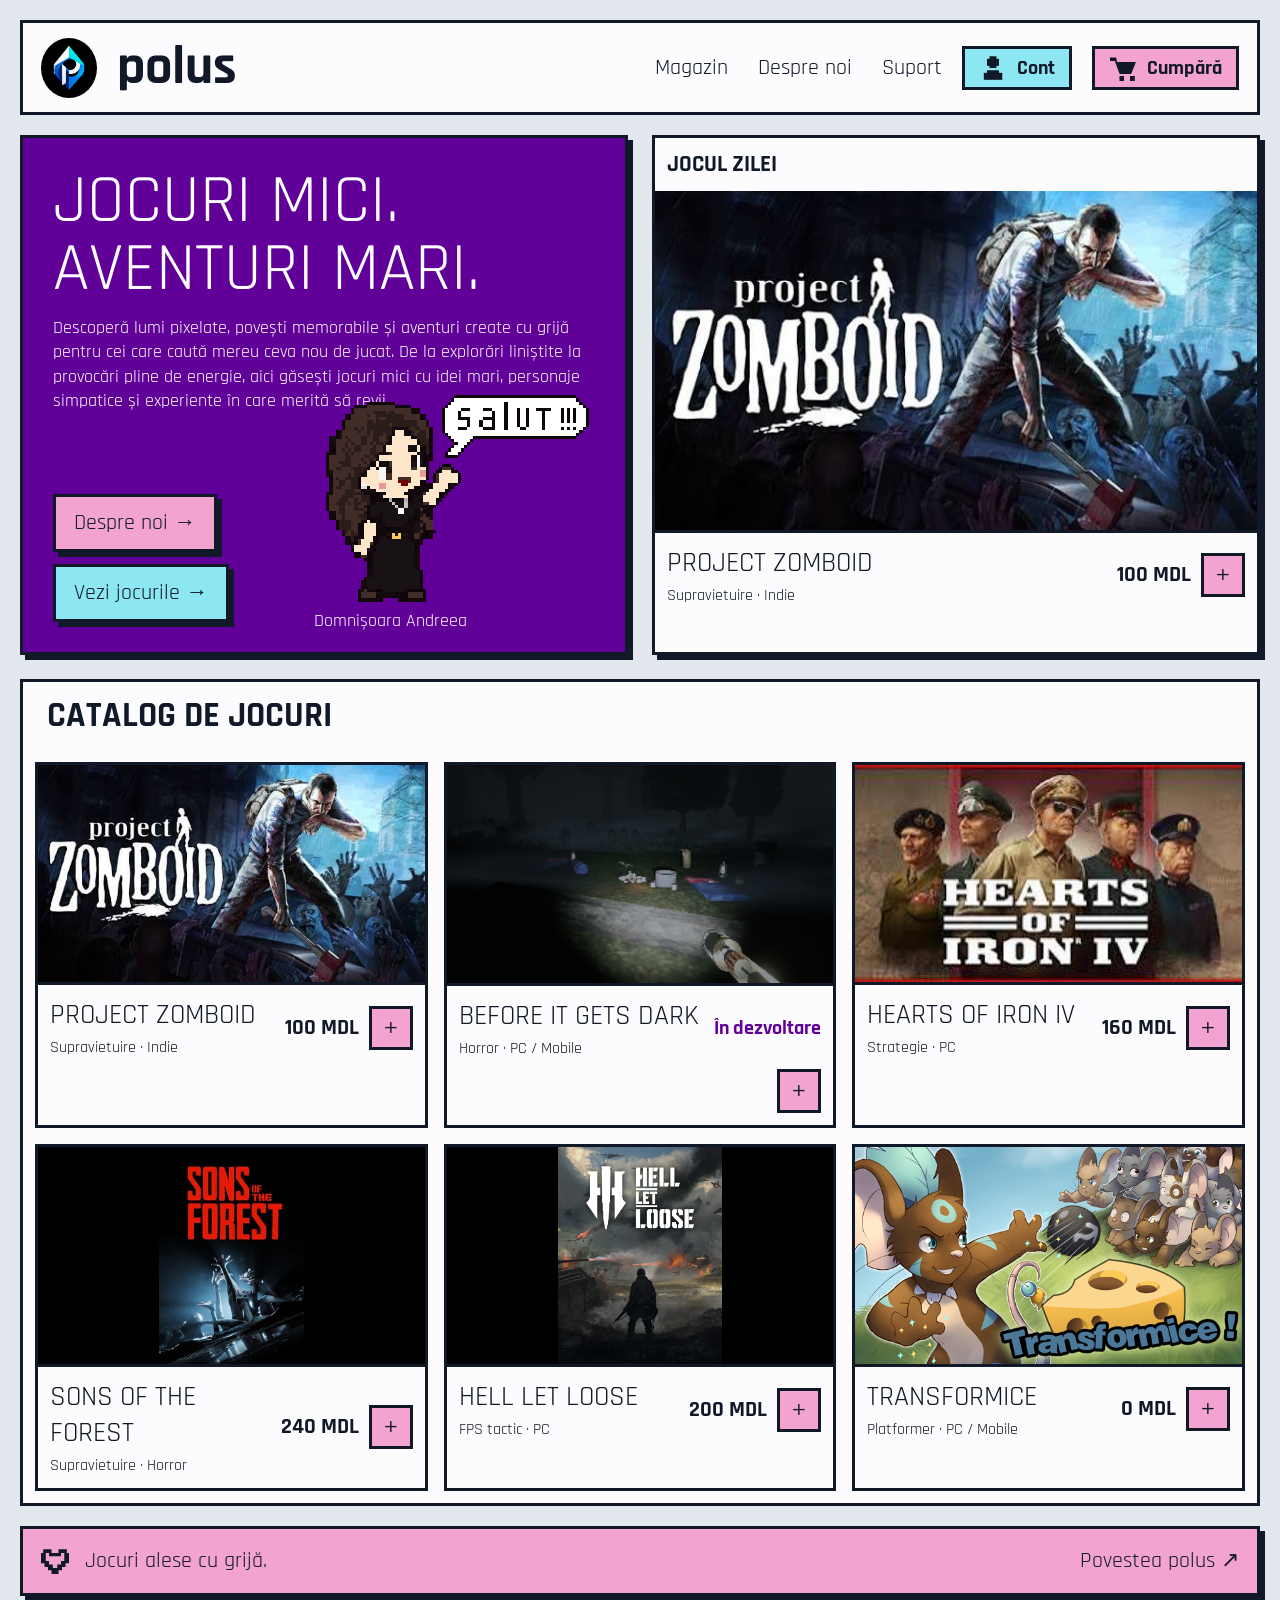
<file: index.html>
<!doctype html>
<html lang="ro">
  <head>
    <meta charset="UTF-8" />
    <meta name="viewport" content="width=device-width, initial-scale=1.0" />
    <meta http-equiv="refresh" content="0; url=html/index.html" />
    <title>Polus</title>
  </head>
  <body>
    <p><a href="html/index.html">Deschide magazinul Polus</a></p>
  </body>
</html>
</file>
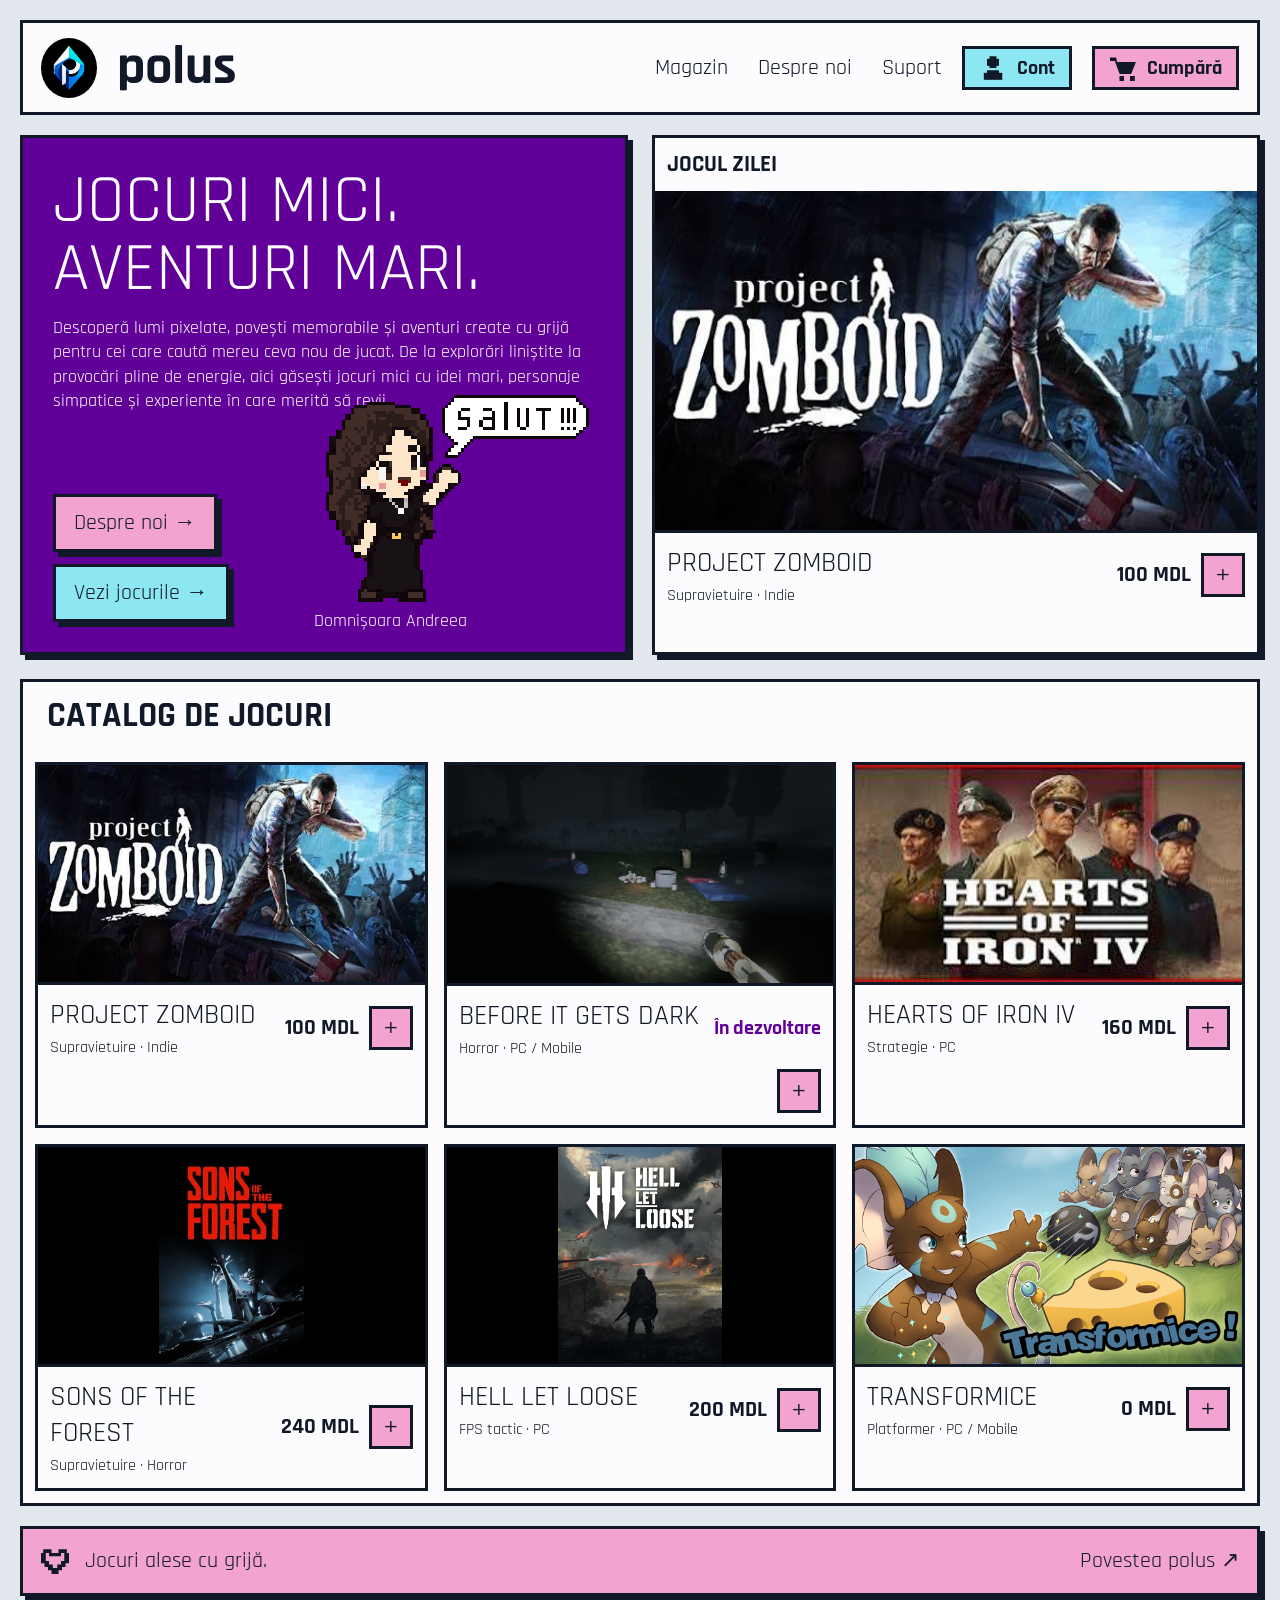
<file: html/index.html>
<!doctype html>
<html lang="ro">
  <head>
    <meta charset="UTF-8" />
    <meta name="viewport" content="width=device-width, initial-scale=1.0" />
    <meta
      name="description"
      content="Polus — jocuri mici, aventuri mari. Magazin demonstrativ al unui studio independent."
    />
    <title>Polus — Magazin</title>
    <link rel="stylesheet" href="../css/style.css" />
  </head>
  <body>
    <a class="skip-link" href="#magazin">Sari la magazin</a>
    <div class="site-wrapper">
      <header class="site-header">
        <a class="logo" href="index.html" aria-label="Polus — pagina principală">
          <img class="pixel-icon" src="../PrettyPics/canva_logo.png" alt="Logo Polus realizat în Canva" />
          polus
        </a>
        <div class="meniu">
          <ul>
            <li><a href="index.html" aria-current="page">Magazin</a></li>
            <li><a href="despre.html">Despre noi</a></li>
            <li><a href="suport.html">Suport</a></li>
          </ul>
        </div>
        <a class="icon-button account-button" href="cont.html" aria-label="Cont">
          <img class="pixel-icon" src="../PrettyPics/cont.png" alt="" />
          Cont
        </a>
        <a class="icon-button purchase-button pink" href="cumpara.html" aria-label="Cumpără un joc">
          <img class="pixel-icon" src="../PrettyPics/cos.png" alt="" />
          Cumpără
        </a>
      </header>
      <main id="magazin">
        <div class="hero-grid">
          <section class="intro-panel pixel-shadow" aria-labelledby="titlu">
            <h1 id="titlu">
              JOCURI MICI.
              <br />
              AVENTURI MARI.
            </h1>
            <p>Descoperă lumi pixelate, povești memorabile și aventuri create cu grijă pentru cei care caută mereu ceva nou de jucat. De la explorări liniștite la provocări pline de energie, aici găsești jocuri mici cu idei mari, personaje simpatice și experiente în care merită să revii.</p>
            <div class="intro-actions">
              <a class="pink-button about-button pixel-shadow" href="despre.html">Despre noi →</a>
              <a class="pink-button pixel-shadow" href="#jocuri">Vezi jocurile →</a>
            </div>
            <div class="mascot" aria-hidden="true">
              <figure>
                <img src="../PrettyPics/DomnisoaraAndreea.png" alt="" width="200" height="200" />
                <figcaption>Domnișoara Andreea</figcaption>
              </figure>
            </div>
          </section>
          <div class="featured-game pixel-shadow">
            <p class="daily-game-title">JOCUL ZILEI</p>
            <a class="featured-image" href="#project-zomboid" aria-label="Descoperă Project Zomboid">
              <img
                src="../PrettyPics/project-zomboid.png"
                alt="Project Zomboid — un supravietuitor înconjurat de zombi"
                fetchpriority="high"
                width="590"
                height="338"
              />
            </a>
            <div class="game-info featured-info">
              <div>
                <h2>PROJECT ZOMBOID</h2>
                <p>Supravietuire · Indie</p>
              </div>
              <strong class="price">100 MDL</strong>
              <a class="icon-button pink add-button" href="#project-zomboid" aria-label="Detalii despre Project Zomboid">+</a>
            </div>
          </div>
        </div>
        <section class="game-shelf" id="jocuri" aria-labelledby="catalog-title">
          <div class="shelf-heading">
            <h2 id="catalog-title">CATALOG DE JOCURI</h2>
          </div>
          <div class="game-grid">
            <div class="game-card">
              <a class="card-image" href="#project-zomboid" aria-label="Descoperă Project Zomboid">
                <img src="../PrettyPics/project-zomboid.png" alt="Imagine de prezentare pentru Project Zomboid" width="590" height="338" />
              </a>
              <div class="game-info">
                <div><h3>PROJECT ZOMBOID</h3><p>Supravietuire · Indie</p></div>
                <strong class="price">100 MDL</strong>
                <a class="icon-button pink add-button" href="#project-zomboid" aria-label="Detalii despre Project Zomboid">+</a>
              </div>
            </div>
            <div class="game-card">
              <a class="card-image" href="#before-it-gets-dark" aria-label="Descoperă Before It Gets Dark">
                <img src="../PrettyPics/before-it-gets-dark.png" alt="Imagine de prezentare pentru Before It Gets Dark" width="808" height="511" />
              </a>
              <div class="game-info">
                <div><h3>BEFORE IT GETS DARK</h3><p>Horror · PC / Mobile</p></div>
                <strong class="game-status">În dezvoltare</strong>
                <a class="icon-button pink add-button" href="#before-it-gets-dark" aria-label="Detalii despre Before It Gets Dark">+</a>
              </div>
            </div>
            <div class="game-card">
              <a class="card-image" href="#hearts-of-iron-iv" aria-label="Descoperă Hearts of Iron IV">
                <img src="../PrettyPics/hearts-of-iron-iv.png" alt="Imagine de prezentare pentru Hearts of Iron IV" width="329" height="152" />
              </a>
              <div class="game-info">
                <div><h3>HEARTS OF IRON IV</h3><p>Strategie · PC</p></div>
                <strong class="price">160 MDL</strong>
                <a class="icon-button pink add-button" href="#hearts-of-iron-iv" aria-label="Detalii despre Hearts of Iron IV">+</a>
              </div>
            </div>
            <div class="game-card">
              <a class="card-image" href="#sons-of-the-forest" aria-label="Descoperă Sons of the Forest">
                <img class="portrait-cover" src="../PrettyPics/sons-of-the-forest.png" alt="Coperta Sons of the Forest" width="250" height="375" />
              </a>
              <div class="game-info">
                <div><h3>SONS OF THE FOREST</h3><p>Supravietuire · Horror</p></div>
                <strong class="price">240 MDL</strong>
                <a class="icon-button pink add-button" href="#sons-of-the-forest" aria-label="Detalii despre Sons of the Forest">+</a>
              </div>
            </div>
            <div class="game-card">
              <a class="card-image" href="#hell-let-loose" aria-label="Descoperă Hell Let Loose">
                <img class="portrait-cover" src="../PrettyPics/hell-let-loose.png" alt="Coperta Hell Let Loose" width="1200" height="1600" />
              </a>
              <div class="game-info">
                <div><h3>HELL LET LOOSE</h3><p>FPS tactic · PC</p></div>
                <strong class="price">200 MDL</strong>
                <a class="icon-button pink add-button" href="#hell-let-loose" aria-label="Detalii despre Hell Let Loose">+</a>
              </div>
            </div>
            <div class="game-card">
              <a class="card-image" href="#transformice" aria-label="Descoperă Transformice">
                <img src="../PrettyPics/transformice.png" alt="Coperta Transformice cu șoricei și brânză" width="616" height="353" />
              </a>
              <div class="game-info">
                <div><h3>TRANSFORMICE</h3><p>Platformer · PC / Mobile</p></div>
                <strong class="price">0 MDL</strong>
                <a class="icon-button pink add-button" href="#transformice" aria-label="Detalii despre Transformice">+</a>
              </div>
            </div>
          </div>
        </section>

        <section class="info-panel" id="project-zomboid" aria-labelledby="project-zomboid-title">
          <a class="close-panel" href="#jocuri" aria-label="Închide detaliile">×</a>
          <h2 id="project-zomboid-title">PROJECT ZOMBOID</h2>
          <p>Caută provizii, construiește un adăpost și încearcă să supravietuiești într-o lume plină de zombi.</p>
          <h3>Video de prezentare</h3>
          <video controls playsinline preload="metadata" poster="../PrettyPics/project-zomboid.png" aria-label="Videoclip de prezentare Project Zomboid">
            <source src="../Video/project-zomboid-trailer.mp4" type="video/mp4" />
            Browserul tău nu poate reda acest video. <a href="../Video/project-zomboid-trailer.mp4">Deschide videoclipul</a>.
          </video>
          <h3>Muzică</h3>
          <audio controls preload="metadata" aria-label="Project Zomboid — Introduction">
            <source src="../Audio/project-zomboid-introduction.mp3" type="audio/mpeg" />
            Browserul tău nu poate reda acest audio. <a href="../Audio/project-zomboid-introduction.mp3">Deschide fișierul audio</a>.
          </audio>
          <a class="pink-button" href="cumpara.html#cumpara">Cumpără →</a>
        </section>



        <section class="info-panel" id="before-it-gets-dark" aria-labelledby="before-it-gets-dark-title">
          <a class="close-panel" href="#jocuri" aria-label="Închide detaliile">×</a>
          <h2 id="before-it-gets-dark-title">BEFORE IT GETS DARK</h2>
          <p>Un joc în dezvoltare, creat de colegul meu Bragari Eduard.</p>
          <h3>Video din versiunea în dezvoltare</h3>
          <video controls playsinline preload="metadata" poster="../PrettyPics/before-it-gets-dark.png" aria-label="Videoclip de prezentare Before It Gets Dark">
            <source src="../Video/2026-10-04%2013-16-40%20(1).mp4" type="video/mp4" />
            Browserul tău nu poate reda acest video. <a href="../Video/2026-10-04%2013-16-40%20(1).mp4">Deschide videoclipul</a>.
          </video>
          <h3>Muzică</h3>
          <audio controls preload="metadata" aria-label="Before It Gets Dark — Piano 2">
            <source src="../Audio/before-it-gets-dark-piano-2.mp3" type="audio/mpeg" />
            Browserul tău nu poate reda acest audio. <a href="../Audio/before-it-gets-dark-piano-2.mp3">Deschide fișierul audio</a>.
          </audio>
          <a class="pink-button" href="cumpara.html#cumpara">Cumpără →</a>
        </section>

        <section class="info-panel" id="hearts-of-iron-iv" aria-labelledby="hearts-of-iron-iv-title">
          <a class="close-panel" href="#jocuri" aria-label="Închide detaliile">×</a>
          <h2 id="hearts-of-iron-iv-title">HEARTS OF IRON IV</h2>
          <p>Un clasic al jocurilor de strategie: planifică operatiuni, gestionează resursele și coordonează armatele în timpul celui de-al Doilea Război Mondial.</p>
          <h3>Video de prezentare</h3>
          <video controls playsinline preload="metadata" poster="../PrettyPics/hearts-of-iron-iv.png" aria-label="Videoclip de prezentare Hearts of Iron IV">
            <source src="../Video/hearts-of-iron-iv-trailer.mp4" type="video/mp4" />
            Browserul tău nu poate reda acest video. <a href="../Video/hearts-of-iron-iv-trailer.mp4">Deschide videoclipul</a>.
          </video>
          <h3>Muzică</h3>
          <audio controls preload="metadata" aria-label="Hearts of Iron IV — Main Theme">
            <source src="../Audio/hearts-of-iron-iv-main-theme.mp3" type="audio/mpeg" />
            Browserul tău nu poate reda acest audio. <a href="../Audio/hearts-of-iron-iv-main-theme.mp3">Deschide fișierul audio</a>.
          </audio>
          <a class="pink-button" href="cumpara.html#cumpara">Cumpără →</a>
        </section>

        <section class="info-panel" id="sons-of-the-forest" aria-labelledby="sons-of-the-forest-title">
          <a class="close-panel" href="#jocuri" aria-label="Închide detaliile">×</a>
          <h2 id="sons-of-the-forest-title">SONS OF THE FOREST</h2>
          <p>Un joc de supravietuire și horror: explorează o insulă, adună resurse și construiește un adăpost pentru a face fată pericolelor.</p>
          <h3>Video de prezentare</h3>
          <video controls playsinline preload="metadata" poster="../PrettyPics/sons-of-the-forest.png" aria-label="Videoclip de prezentare Sons of the Forest">
            <source src="../Video/sons-of-the-forest-trailer.mp4" type="video/mp4" />
            Browserul tău nu poate reda acest video. <a href="../Video/sons-of-the-forest-trailer.mp4">Deschide videoclipul</a>.
          </video>
          <h3>Muzică</h3>
          <audio controls preload="metadata" aria-label="Sons of the Forest — Rock 3">
            <source src="../Audio/sons-of-the-forest-rock-3.mp3" type="audio/mpeg" />
            Browserul tău nu poate reda acest audio. <a href="../Audio/sons-of-the-forest-rock-3.mp3">Deschide fișierul audio</a>.
          </audio>
          <a class="pink-button" href="cumpara.html#cumpara">Cumpără →</a>
        </section>


        <section class="info-panel" id="hell-let-loose" aria-labelledby="hell-let-loose-title">
          <a class="close-panel" href="#jocuri" aria-label="Închide detaliile">×</a>
          <h2 id="hell-let-loose-title">HELL LET LOOSE</h2>
          <p>Un FPS tactic în timpul celui de-al Doilea Război Mondial: luptă alături de echipă, coordonează atacurile și cucerește obiectivele de pe câmpul de luptă.</p>
          <h3>Video de prezentare</h3>
          <video controls playsinline preload="metadata" poster="../PrettyPics/hell-let-loose.png" aria-label="Videoclip de prezentare Hell Let Loose">
            <source src="../Video/hell-let-loose-trailer.mp4" type="video/mp4" />
            Browserul tău nu poate reda acest video. <a href="../Video/hell-let-loose-trailer.mp4">Deschide videoclipul</a>.
          </video>
          <h3>Muzică</h3>
          <audio controls preload="metadata" aria-label="Hell Let Loose — Over There">
            <source src="../Audio/hell-let-loose-over-there.mp3" type="audio/mpeg" />
            Browserul tău nu poate reda acest audio. <a href="../Audio/hell-let-loose-over-there.mp3">Deschide fișierul audio</a>.
          </audio>
          <a class="pink-button" href="cumpara.html#cumpara">Cumpără →</a>
        </section>

        <section class="info-panel" id="transformice" aria-labelledby="transformice-title">
          <a class="close-panel" href="#jocuri" aria-label="Închide detaliile">×</a>
          <h2 id="transformice-title">TRANSFORMICE</h2>
          <p>Un joc gratuit de platforme multiplayer: controlează un șoricel, adună brânza și treci peste obstacole alături de ceilalti jucători.</p>
          <h3>Video de prezentare</h3>
          <video controls playsinline preload="metadata" poster="../PrettyPics/transformice.png" aria-label="Videoclip de prezentare Transformice">
            <source src="../Video/transformice-trailer.mp4" type="video/mp4" />
            Browserul tău nu poate reda acest video. <a href="../Video/transformice-trailer.mp4">Deschide videoclipul</a>.
          </video>
          <h3>Muzică</h3>
          <audio controls preload="metadata" aria-label="Transformice — Nam Nam Nam">
            <source src="../Audio/transformice-nam-nam-nam.mp3" type="audio/mpeg" />
            Browserul tău nu poate reda acest audio. <a href="../Audio/transformice-nam-nam-nam.mp3">Deschide fișierul audio</a>.
          </audio>
          <a class="pink-button" href="cumpara.html#cumpara">Cumpără →</a>
        </section>
      </main>
      <footer class="site-footer pixel-shadow">
        <div>
          <img class="pixel-icon" src="../PrettyPics/inima.png" alt="" />
          <p>Jocuri alese cu grijă.</p>
        </div>
        <a href="despre.html">Povestea polus ↗</a>
      </footer>
    </div>
  </body>
</html>
</file>
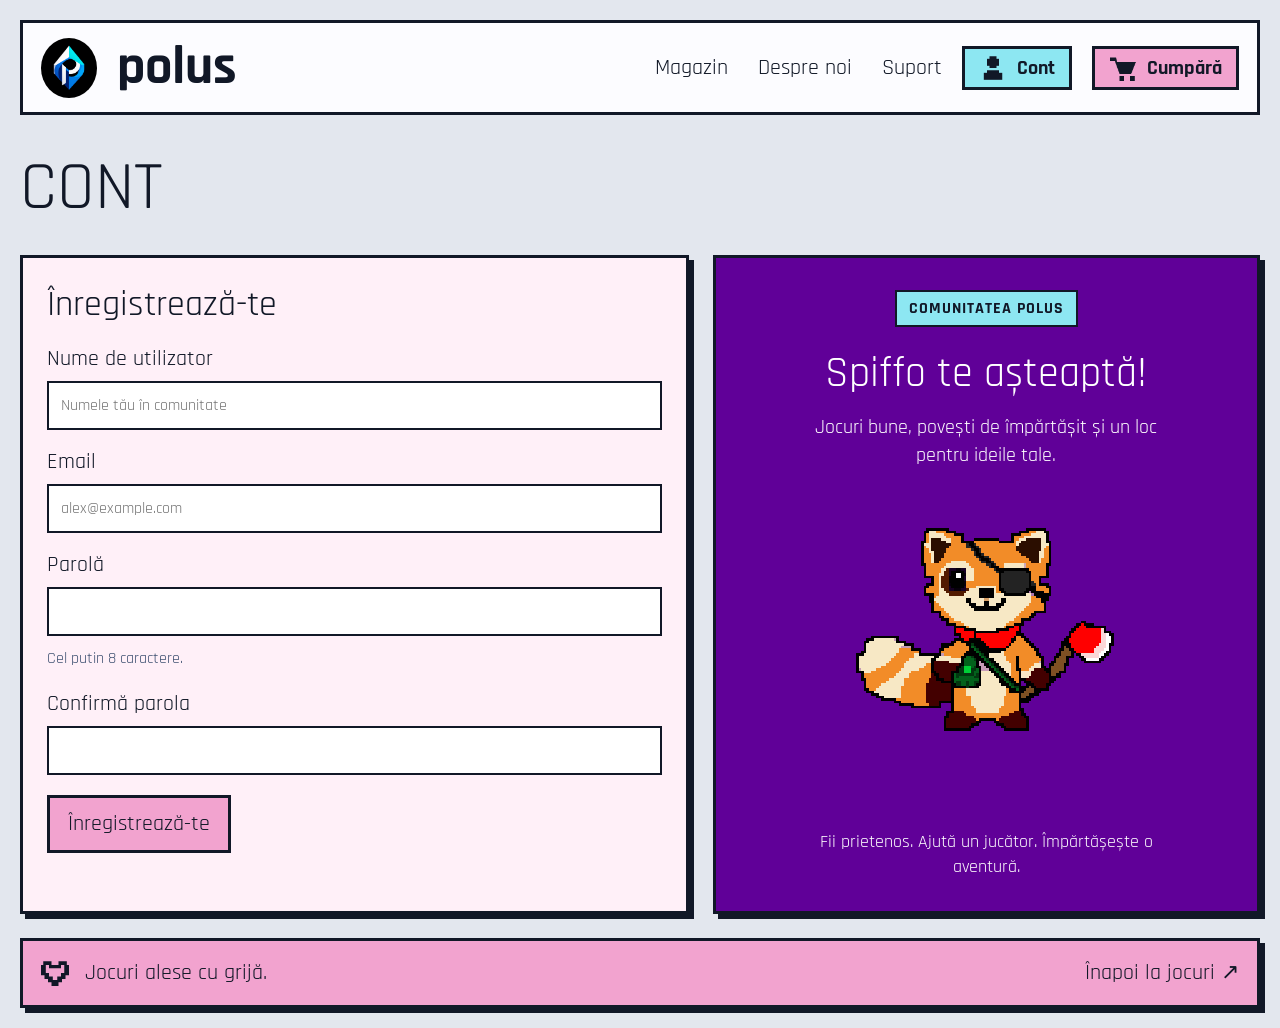
<file: html/cont.html>
<!doctype html>
<html lang="ro">
  <head>
    <meta charset="UTF-8" />
    <meta name="viewport" content="width=device-width, initial-scale=1.0" />
    <meta name="description" content="Pagina de cont Polus: formular de înregistrare și Spiffo." />
    <title>Cont — Polus</title>
    <link rel="stylesheet" href="../css/style.css" />
  </head>
  <body>
    <a class="skip-link" href="#continut">Sari la continut</a>
    <div class="site-wrapper">
      <header class="site-header">
        <a class="logo" href="index.html" aria-label="Polus — pagina principală">
          <img class="pixel-icon" src="../PrettyPics/canva_logo.png" alt="Logo Polus realizat în Canva" />
          polus
        </a>
        <nav class="meniu" aria-label="Meniu principal">
          <ul>
            <li><a href="index.html">Magazin</a></li>
            <li><a href="despre.html">Despre noi</a></li>
            <li><a href="suport.html">Suport</a></li>
          </ul>
        </nav>
        <a class="icon-button account-button" href="cont.html" aria-current="page" aria-label="Cont">
          <img class="pixel-icon" src="../PrettyPics/cont.png" alt="" />
          Cont
        </a>
        <a class="icon-button purchase-button pink" href="cumpara.html" aria-label="Cumpără un joc">
          <img class="pixel-icon" src="../PrettyPics/cos.png" alt="" />
          Cumpără
        </a>
      </header>
      <main id="continut">
        <section class="page-title">
          <h1>CONT</h1>
        </section>
        <div class="account-layout">
          <section class="content-panel support-form pixel-shadow" id="inregistrare" aria-labelledby="registration-title">
            <h2 id="registration-title">Înregistrează-te</h2>
            <form id="registration-form">
              <label for="username">Nume de utilizator</label>
              <input id="username" type="text" autocomplete="username" required minlength="2" maxlength="30" placeholder="Numele tău în comunitate" />
              <label for="account-email">Email</label>
              <input id="account-email" type="email" autocomplete="email" required maxlength="120" placeholder="alex@example.com" />
              <label for="account-password">Parolă</label>
              <input id="account-password" type="password" autocomplete="new-password" required minlength="8" maxlength="128" aria-describedby="password-hint" />
              <p class="small-note" id="password-hint">Cel putin 8 caractere.</p>
              <label for="confirm-password">Confirmă parola</label>
              <input id="confirm-password" type="password" autocomplete="new-password" required minlength="8" maxlength="128" />
              <button class="pink-button" type="submit">Înregistrează-te</button>
            </form>
          </section>
          <aside class="spiffo-panel pixel-shadow" aria-labelledby="spiffo-title">
            <span class="community-badge">COMUNITATEA POLUS</span>
            <h2 id="spiffo-title">Spiffo te așteaptă!</h2>
            <p>Jocuri bune, povești de împărtășit și un loc pentru ideile tale.</p>
            <figure>
              <img class="spiffo-art" src="../PrettyPics/SpiffoFULL.png" alt="Spiffo, ratonul portocaliu desenat în pixeli, tine o inimă roșie" width="120" height="120" />
            </figure>
            <p class="spiffo-note">Fii prietenos. Ajută un jucător. Împărtășește o aventură.</p>
          </aside>
        </div>
      </main>
      <footer class="site-footer pixel-shadow">
        <div>
          <img class="pixel-icon" src="../PrettyPics/inima.png" alt="" />
          <p>Jocuri alese cu grijă.</p>
        </div>
        <a href="index.html#jocuri">Înapoi la jocuri ↗</a>
      </footer>
    </div>
  </body>
</html>
</file>
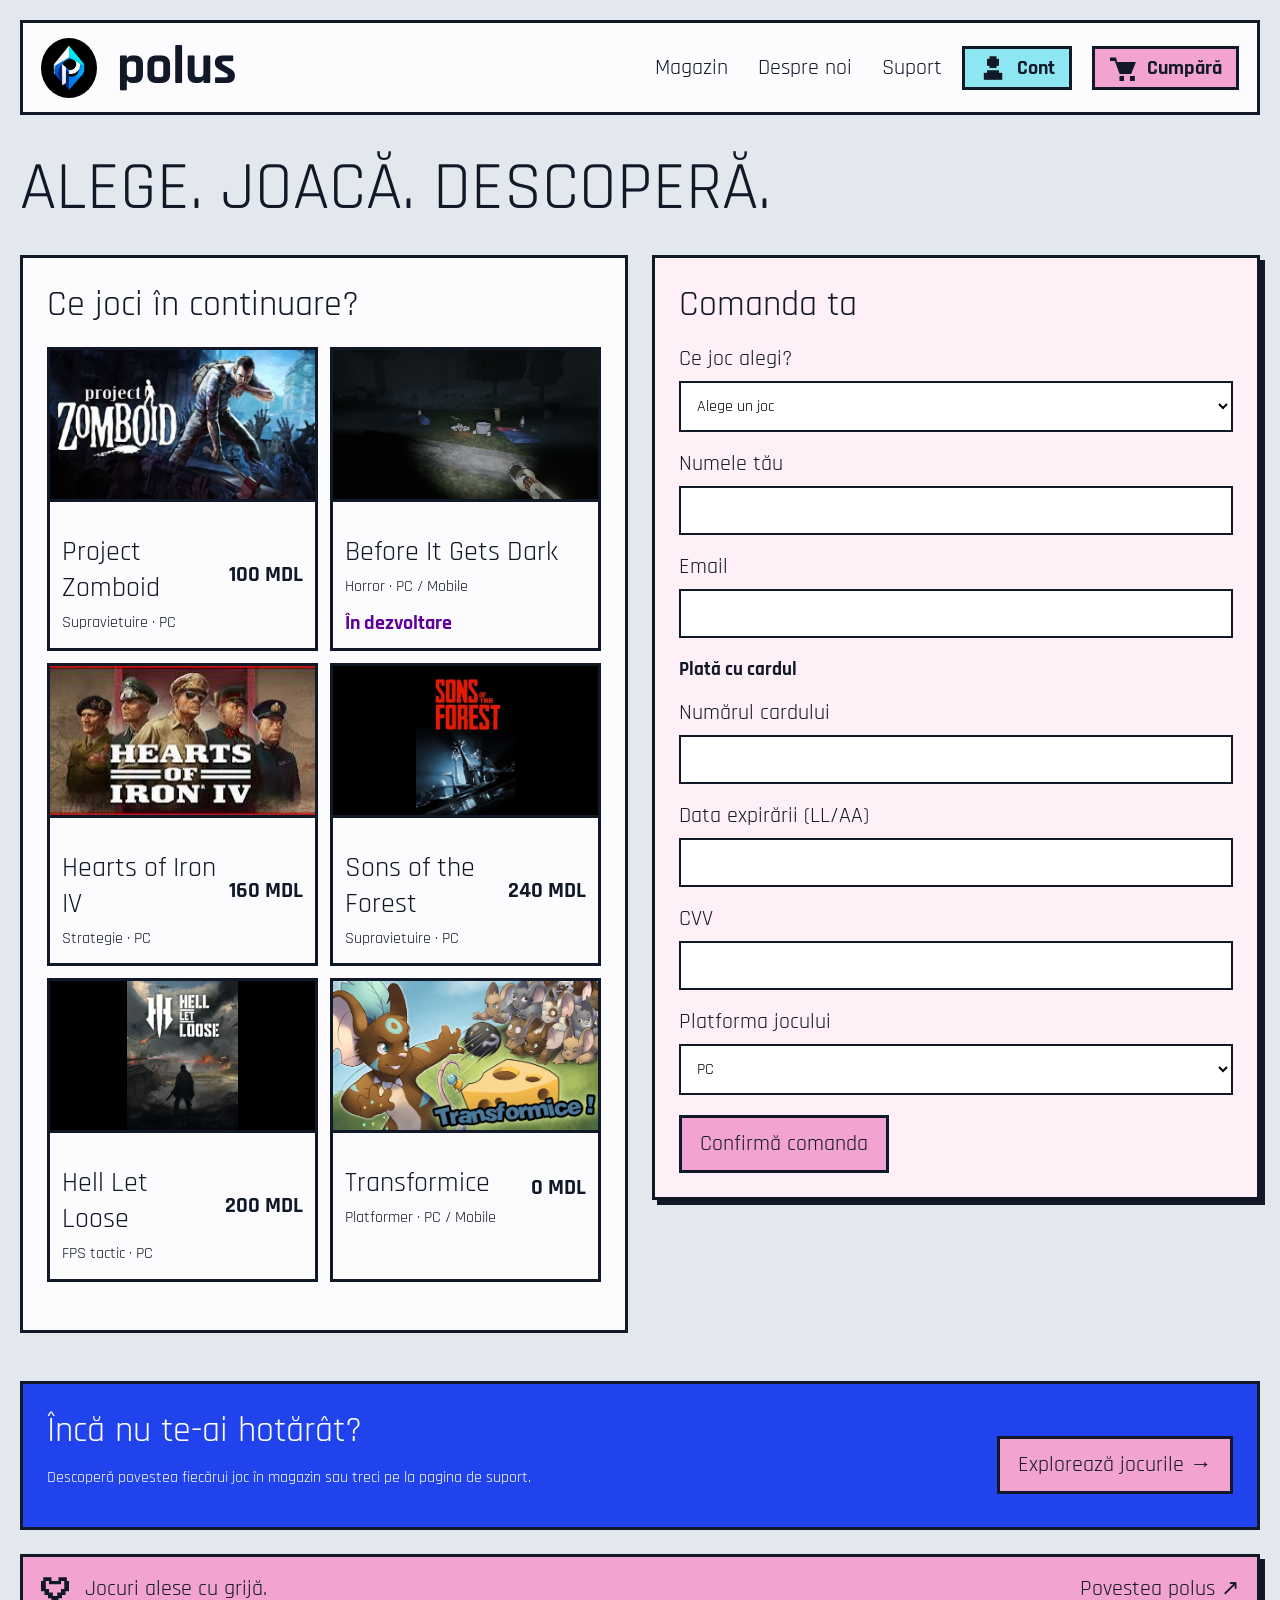
<file: html/cumpara.html>
<!doctype html>
<html lang="ro">
  <head>
    <meta charset="UTF-8" />
    <meta name="viewport" content="width=device-width, initial-scale=1.0" />
    <title>Cumpără — Polus</title>
    <link rel="stylesheet" href="../css/style.css" />
  </head>
  <body>
    <a class="skip-link" href="#continut">Sari la continut</a>
    <div class="site-wrapper">
      <header class="site-header">
        <a class="logo" href="index.html" aria-label="Polus — pagina principală">
          <img class="pixel-icon" src="../PrettyPics/canva_logo.png" alt="Logo Polus realizat în Canva" />
          polus
        </a>
        <div class="meniu">
          <ul>
            <li><a href="index.html">Magazin</a></li>
            <li><a href="despre.html">Despre noi</a></li>
            <li><a href="suport.html">Suport</a></li>
          </ul>
        </div>
        <a class="icon-button account-button" href="cont.html" aria-label="Cont">
          <img class="pixel-icon" src="../PrettyPics/cont.png" alt="" />
          Cont
        </a>
        <a
          class="icon-button purchase-button pink"
          href="cumpara.html"
          aria-current="page"
          aria-label="Cumpără un joc"
        >
          <img class="pixel-icon" src="../PrettyPics/cos.png" alt="" />
          Cumpără
        </a>
      </header>
      <main id="continut">
        <section class="page-title">
          <h1>ALEGE. JOACĂ. DESCOPERĂ.</h1>
        </section>
        <div class="about-layout checkout-layout">
          <section class="content-panel">
            <h2>Ce joci în continuare?</h2>
            <div class="hero-grid">
              <div class="game-card">
                <a class="card-image" href="index.html#project-zomboid" aria-label="Detalii despre Project Zomboid">
                  <img src="../PrettyPics/project-zomboid.png" alt="Imagine de prezentare pentru Project Zomboid" width="590" height="338" />
                </a>
                <div class="game-info">
                  <div><h3>Project Zomboid</h3><p>Supravietuire · PC</p></div>
                  <strong class="price">100 MDL</strong>
                </div>
              </div>
              <div class="game-card">
                <a class="card-image" href="index.html#before-it-gets-dark" aria-label="Detalii despre Before It Gets Dark">
                  <img src="../PrettyPics/before-it-gets-dark.png" alt="Imagine de prezentare pentru Before It Gets Dark" width="808" height="511" />
                </a>
                <div class="game-info">
                  <div><h3>Before It Gets Dark</h3><p>Horror · PC / Mobile</p></div>
                  <strong class="game-status">În dezvoltare</strong>
                </div>
              </div>
              <div class="game-card">
                <a class="card-image" href="index.html#hearts-of-iron-iv" aria-label="Detalii despre Hearts of Iron IV">
                  <img src="../PrettyPics/hearts-of-iron-iv.png" alt="Imagine de prezentare pentru Hearts of Iron IV" width="329" height="152" />
                </a>
                <div class="game-info">
                  <div><h3>Hearts of Iron IV</h3><p>Strategie · PC</p></div>
                  <strong class="price">160 MDL</strong>
                </div>
              </div>
              <div class="game-card">
                <a class="card-image" href="index.html#sons-of-the-forest" aria-label="Detalii despre Sons of the Forest">
                  <img class="portrait-cover" src="../PrettyPics/sons-of-the-forest.png" alt="Coperta Sons of the Forest" width="250" height="375" />
                </a>
                <div class="game-info">
                  <div><h3>Sons of the Forest</h3><p>Supravietuire · PC</p></div>
                  <strong class="price">240 MDL</strong>
                </div>
              </div>
              <div class="game-card">
                <a class="card-image" href="index.html#hell-let-loose" aria-label="Detalii despre Hell Let Loose">
                  <img class="portrait-cover" src="../PrettyPics/hell-let-loose.png" alt="Coperta Hell Let Loose" width="1200" height="1600" />
                </a>
                <div class="game-info">
                  <div><h3>Hell Let Loose</h3><p>FPS tactic · PC</p></div>
                  <strong class="price">200 MDL</strong>
                </div>
              </div>
              <div class="game-card">
                <a class="card-image" href="index.html#transformice" aria-label="Detalii despre Transformice">
                  <img src="../PrettyPics/transformice.png" alt="Coperta Transformice cu șoricei și brânză" width="616" height="353" />
                </a>
                <div class="game-info">
                  <div><h3>Transformice</h3><p>Platformer · PC / Mobile</p></div>
                  <strong class="price">0 MDL</strong>
                </div>
              </div>
            </div>
          </section>
          <section class="content-panel support-form pixel-shadow" id="cumpara" aria-labelledby="cumpara-title">
            <h2 id="cumpara-title">Comanda ta</h2>
            <form>
              <label for="joc">Ce joc alegi?</label>
              <select id="joc" required>
                <option value="">Alege un joc</option>
                <option>Project Zomboid — 100 MDL</option>
                <option disabled>Before It Gets Dark — În dezvoltare</option>
                <option>Hearts of Iron IV — 160 MDL</option>
                <option>Sons of the Forest — 240 MDL</option>
                <option>Hell Let Loose — 200 MDL</option>
                <option>Transformice — 0 MDL</option>
              </select>
              <label for="nume-comanda">Numele tău</label>
              <input id="nume-comanda" type="text" minlength="2" maxlength="40" required />
              <label for="email-comanda">Email</label>
              <input id="email-comanda" type="email" maxlength="120" required />
              <h3>Plată cu cardul</h3>
              <label for="numar-card">Numărul cardului</label>
              <input id="numar-card" type="text" inputmode="numeric" autocomplete="off" pattern="[0-9]{16}" maxlength="16" required />
              <label for="expirare-card">Data expirării (LL/AA)</label>
              <input id="expirare-card" type="text" inputmode="numeric" autocomplete="off" pattern="(0[1-9]|1[0-2])/[0-9]{2}" maxlength="5" required />
              <label for="cvv-card">CVV</label>
              <input id="cvv-card" type="password" inputmode="numeric" autocomplete="off" pattern="[0-9]{3}" maxlength="3" required />
              <label for="platforma">Platforma jocului</label>
              <select id="platforma">
                <option value="pc">PC</option>
                <option value="mobile">Mobile</option>
              </select>
              <button class="pink-button" type="submit">Confirmă comanda</button>
            </form>
          </section>
        </div>
        <section class="content-panel purchase-banner">
          <div>
            <h2>Încă nu te-ai hotărât?</h2>
            <p>Descoperă povestea fiecărui joc în magazin sau treci pe la pagina de suport.</p>
          </div>
          <a class="pink-button" href="index.html#jocuri">Explorează jocurile →</a>
        </section>
      </main>
      <footer class="site-footer pixel-shadow">
        <div>
          <img class="pixel-icon" src="../PrettyPics/inima.png" alt="" />
          <p>Jocuri alese cu grijă.</p>
        </div>
        <a href="despre.html">Povestea polus ↗</a>
      </footer>
    </div>
  </body>
</html>
</file>
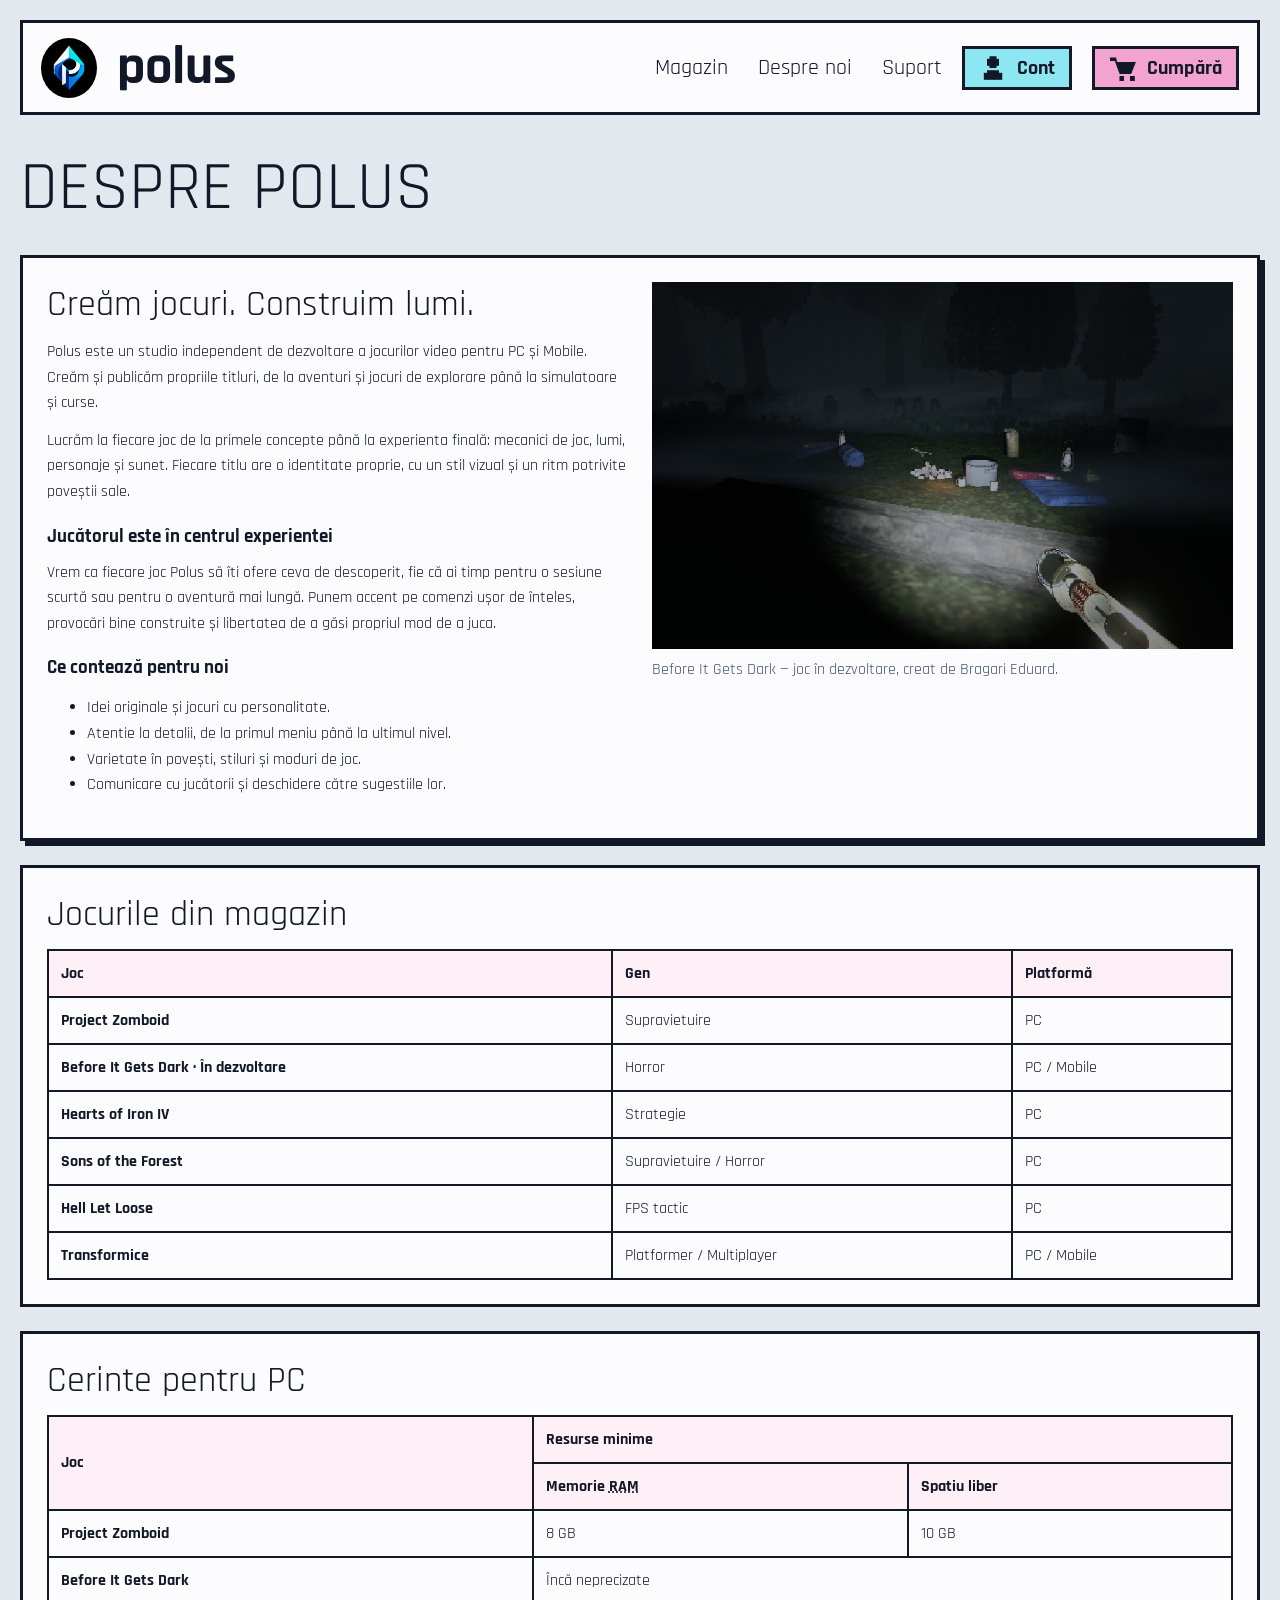
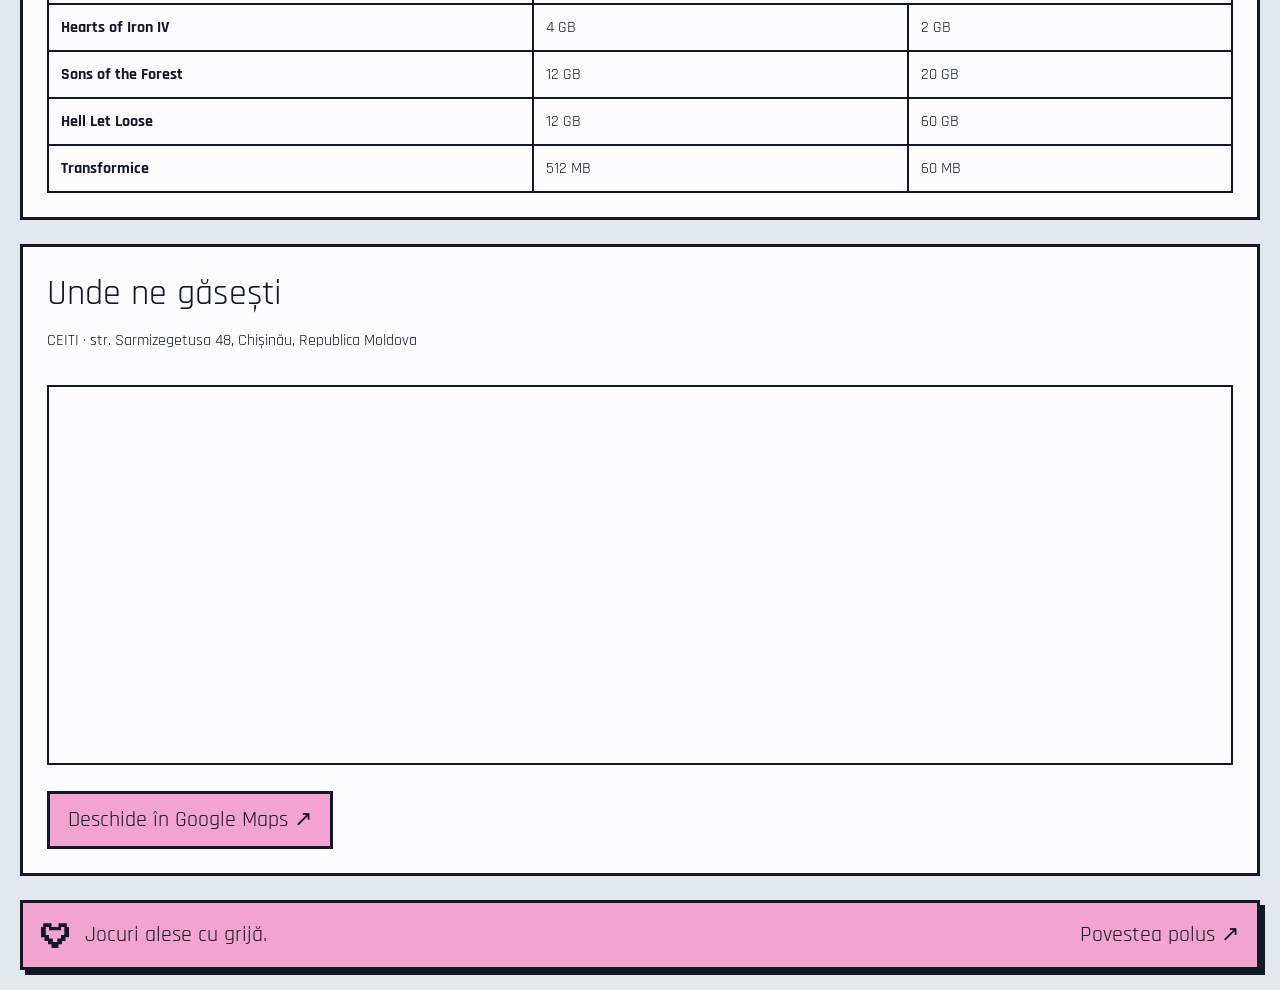
<file: html/despre.html>
<!doctype html>
<html lang="ro">
  <head>
    <meta charset="UTF-8" />
    <meta name="viewport" content="width=device-width, initial-scale=1.0" />
    <title>Despre noi — Polus</title>
    <link rel="stylesheet" href="../css/style.css" />
  </head>
  <body>
    <a class="skip-link" href="#continut">Sari la continut</a>
    <div class="site-wrapper">
      <header class="site-header">
        <a class="logo" href="index.html" aria-label="Polus — pagina principală">
          <img class="pixel-icon" src="../PrettyPics/canva_logo.png" alt="Logo Polus realizat în Canva" />
          polus
        </a>
        <div class="meniu">
          <ul>
            <li><a href="index.html">Magazin</a></li>
            <li><a href="despre.html" aria-current="page">Despre noi</a></li>
            <li><a href="suport.html">Suport</a></li>
          </ul>
        </div>
        <a class="icon-button account-button" href="cont.html" aria-label="Cont">
          <img class="pixel-icon" src="../PrettyPics/cont.png" alt="" />
          Cont
        </a>
        <a class="icon-button purchase-button pink" href="cumpara.html" aria-label="Cumpără un joc">
          <img class="pixel-icon" src="../PrettyPics/cos.png" alt="" />
          Cumpără
        </a>
      </header>
      <main id="continut" class="secondary-page">
        <section class="page-title">
          <h1>DESPRE POLUS</h1>
        </section>
        <section class="content-panel about-layout pixel-shadow">
          <div>
            <h2>Creăm jocuri. Construim lumi.</h2>
            <p>
              Polus este un studio independent de dezvoltare a jocurilor video pentru PC și Mobile.
              Creăm și publicăm propriile titluri, de la aventuri și jocuri de explorare
              până la simulatoare și curse.
            </p>
            <p>
              Lucrăm la fiecare joc de la primele concepte până la experienta finală:
              mecanici de joc, lumi, personaje și sunet. Fiecare titlu are o identitate
              proprie, cu un stil vizual și un ritm potrivite poveștii sale.
            </p>
            <h3>Jucătorul este în centrul experientei</h3>
            <p>
              Vrem ca fiecare joc Polus să îti ofere ceva de descoperit, fie că ai timp
              pentru o sesiune scurtă sau pentru o aventură mai lungă. Punem accent pe
              comenzi ușor de înteles, provocări bine construite și libertatea de a
              găsi propriul mod de a juca.
            </p>
            <h3>Ce contează pentru noi</h3>
            <ul>
              <li>Idei originale și jocuri cu personalitate.</li>
              <li>Atentie la detalii, de la primul meniu până la ultimul nivel.</li>
              <li>Varietate în povești, stiluri și moduri de joc.</li>
              <li>Comunicare cu jucătorii și deschidere către sugestiile lor.</li>
            </ul>
          </div>
          <figure>
            <img
              src="../PrettyPics/before-it-gets-dark.png"
              alt="Imagine din Before It Gets Dark, jocul în dezvoltare al lui Bragari Eduard"
              width="808"
              height="511"
            />
            <figcaption>Before It Gets Dark — joc în dezvoltare, creat de Bragari Eduard.</figcaption>
          </figure>
        </section>
        <section class="content-panel">
          <h2>Jocurile din magazin</h2>
          <div class="table-scroll">
            <table>
              <thead>
                <tr>
                  <th scope="col">Joc</th>
                  <th scope="col">Gen</th>
                  <th scope="col">Platformă</th>
                </tr>
              </thead>
              <tbody>
                <tr>
                  <th scope="row">Project Zomboid</th>
                  <td>Supravietuire</td>
                  <td>PC</td>
                </tr>
                <tr>
                  <th scope="row">Before It Gets Dark · În dezvoltare</th>
                  <td>Horror</td>
                  <td>PC / Mobile</td>
                </tr>
                <tr>
                  <th scope="row">Hearts of Iron IV</th>
                  <td>Strategie</td>
                  <td>PC</td>
                </tr>
                <tr>
                  <th scope="row">Sons of the Forest</th>
                  <td>Supravietuire / Horror</td>
                  <td>PC</td>
                </tr>
                <tr>
                  <th scope="row">Hell Let Loose</th>
                  <td>FPS tactic</td>
                  <td>PC</td>
                </tr>
                <tr>
                  <th scope="row">Transformice</th>
                  <td>Platformer / Multiplayer</td>
                  <td>PC / Mobile</td>
                </tr>
              </tbody>
            </table>
          </div>
        </section>
        <section class="content-panel" id="cerinte-pc" aria-labelledby="cerinte-pc-title">
          <h2 id="cerinte-pc-title">Cerinte pentru PC</h2>
          <div class="table-scroll">
            <table aria-labelledby="cerinte-pc-title">
              <colgroup span="1"></colgroup>
              <colgroup span="2"></colgroup>
              <thead>
                <tr>
                  <th scope="col" rowspan="2">Joc</th>
                  <th scope="colgroup" colspan="2">Resurse minime</th>
                </tr>
                <tr>
                  <th scope="col">Memorie <abbr title="Random Access Memory">RAM</abbr></th>
                  <th scope="col">Spatiu liber</th>
                </tr>
              </thead>
              <tbody>
                <tr>
                  <th scope="row">Project Zomboid</th>
                  <td>8 GB</td>
                  <td>10 GB</td>
                </tr>
                <tr>
                  <th scope="row">Before It Gets Dark</th>
                  <td colspan="2">Încă neprecizate</td>
                </tr>
                <tr>
                  <th scope="row">Hearts of Iron IV</th>
                  <td>4 GB</td>
                  <td>2 GB</td>
                </tr>
                <tr>
                  <th scope="row">Sons of the Forest</th>
                  <td>12 GB</td>
                  <td>20 GB</td>
                </tr>
                <tr>
                  <th scope="row">Hell Let Loose</th>
                  <td>12 GB</td>
                  <td>60 GB</td>
                </tr>
                <tr>
                  <th scope="row">Transformice</th>
                  <td>512 MB</td>
                  <td>60 MB</td>
                </tr>
              </tbody>
            </table>
          </div>
        </section>
        <section class="content-panel">
          <h2>Unde ne găsești</h2>
          <p>CEITI · str. Sarmizegetusa 48, Chișinău, Republica Moldova</p>
          <iframe class="map-frame" src="https://maps.google.com/maps?q=CEITI%20Sarmizegetusa%2048%20Chisinau&amp;z=16&amp;output=embed" title="Harta CEITI, strada Sarmizegetusa 48, Chișinău" loading="lazy" referrerpolicy="no-referrer-when-downgrade" allowfullscreen></iframe>
          <a class="pink-button" href="https://www.google.com/maps/search/?api=1&amp;query=CEITI%20Sarmizegetusa%2048%20Chisinau" target="_blank" rel="noopener noreferrer">Deschide în Google Maps ↗</a>
        </section>
      </main>
      <footer class="site-footer pixel-shadow">
        <div>
          <img class="pixel-icon" src="../PrettyPics/inima.png" alt="" />
          <p>Jocuri alese cu grijă.</p>
        </div>
        <a href="despre.html">Povestea polus ↗</a>
      </footer>
    </div>
  </body>
</html>
</file>
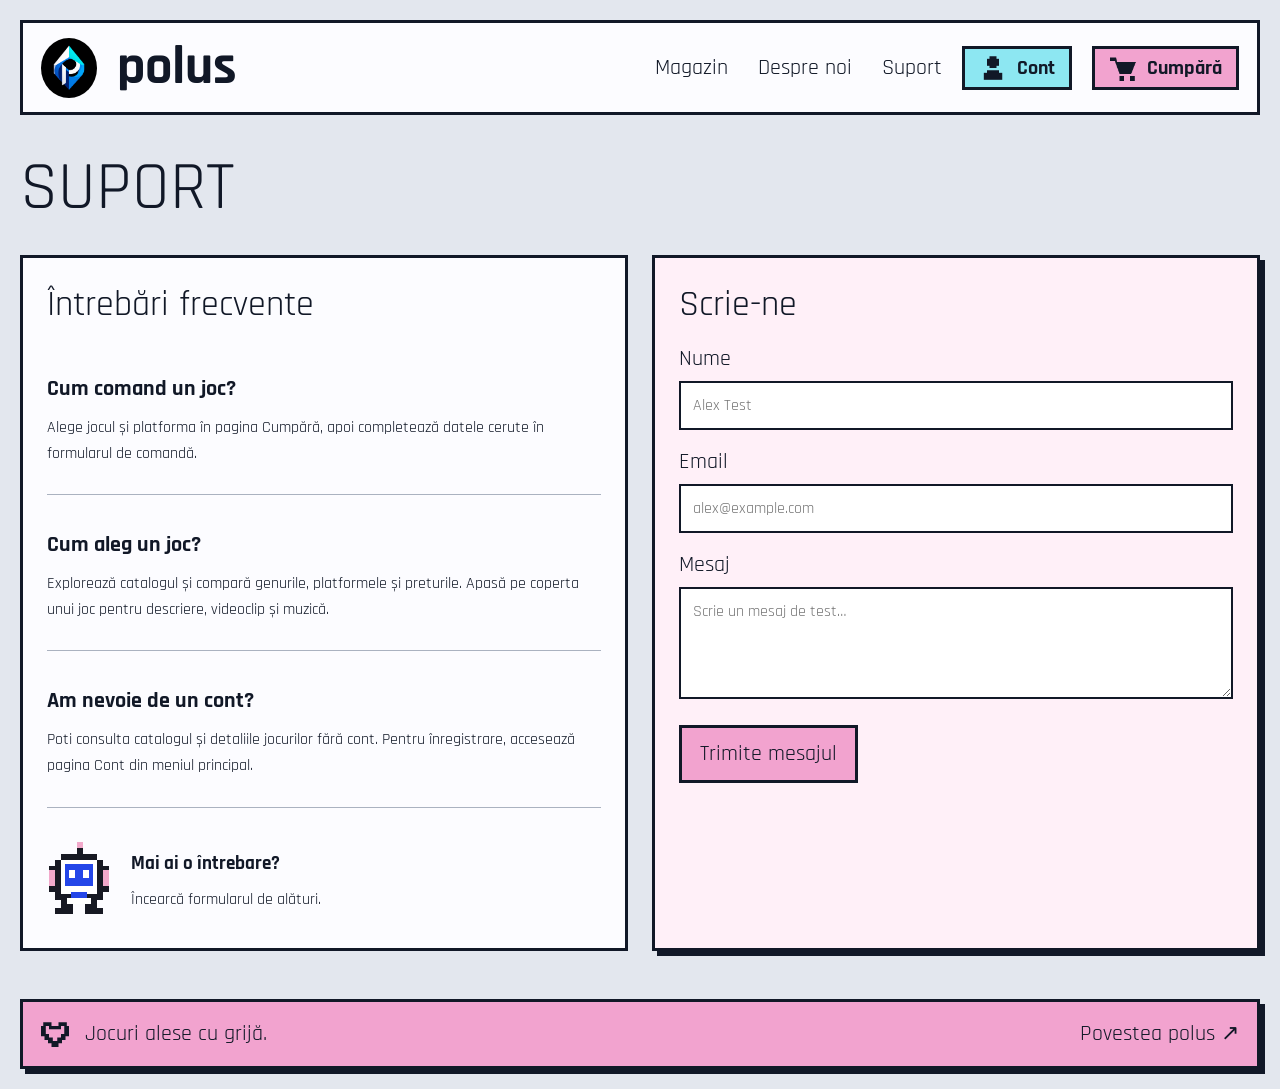
<file: html/suport.html>
<!doctype html>
<html lang="ro">
  <head>
    <meta charset="UTF-8" />
    <meta name="viewport" content="width=device-width, initial-scale=1.0" />
    <title>Suport — Polus</title>
    <link rel="stylesheet" href="../css/style.css" />
  </head>
  <body>
    <a class="skip-link" href="#continut">Sari la continut</a>
    <div class="site-wrapper">
      <header class="site-header">
        <a class="logo" href="index.html" aria-label="Polus — pagina principală">
          <img class="pixel-icon" src="../PrettyPics/canva_logo.png" alt="Logo Polus realizat în Canva" />
          polus
        </a>
        <div class="meniu">
          <ul>
            <li><a href="index.html">Magazin</a></li>
            <li><a href="despre.html">Despre noi</a></li>
            <li><a href="suport.html" aria-current="page">Suport</a></li>
          </ul>
        </div>
        <a class="icon-button account-button" href="cont.html" aria-label="Cont">
          <img class="pixel-icon" src="../PrettyPics/cont.png" alt="" />
          Cont
        </a>
        <a class="icon-button purchase-button pink" href="cumpara.html" aria-label="Cumpără un joc">
          <img class="pixel-icon" src="../PrettyPics/cos.png" alt="" />
          Cumpără
        </a>
      </header>
      <main id="continut" class="secondary-page">
        <section class="page-title">
          <h1>SUPORT</h1>
        </section>
        <div class="support-columns">
          <section class="content-panel">
            <h2>Întrebări frecvente</h2>
            <div class="questions">
              <div class="question">
                <h3>Cum comand un joc?</h3>
                <p>
                  Alege jocul și platforma în pagina Cumpără, apoi completează datele cerute
                  în formularul de comandă.
                </p>
              </div>
              <div class="question">
                <h3>Cum aleg un joc?</h3>
                <p>
                  Explorează catalogul și compară genurile, platformele și preturile.
                  Apasă pe coperta unui joc pentru descriere, videoclip și muzică.
                </p>
              </div>
              <div class="question">
                <h3>Am nevoie de un cont?</h3>
                <p>
                  Poti consulta catalogul și detaliile jocurilor fără cont. Pentru înregistrare,
                  accesează pagina Cont din meniul principal.
                </p>
              </div>
            </div>
            <div class="support-mascot">
              <img src="../PrettyPics/robot.png" alt="Robotul Polus" width="64" height="72" />
              <div>
                <h3>Mai ai o întrebare?</h3>
                <p>Încearcă formularul de alături.</p>
              </div>
            </div>
          </section>
          <section class="content-panel support-form pixel-shadow">
            <h2>Scrie-ne</h2>
            <form class="simple-form" action="suport.html#mesaj-trimis" method="get">
              <label for="nume">Nume</label>
              <input
                id="nume"
                type="text"
                required
                minlength="2"
                maxlength="40"
                placeholder="Alex Test"
              />
              <label for="email">Email</label>
              <input
                id="email"
                type="email"
                required
                maxlength="120"
                placeholder="alex@example.com"
              />
              <label for="mesaj">Mesaj</label>
              <textarea
                id="mesaj"
                rows="4"
                required
                minlength="10"
                maxlength="1000"
                placeholder="Scrie un mesaj de test…"
              ></textarea>
              <button class="pink-button compact-button" type="submit">
                Trimite mesajul
              </button>
            </form>
            <div id="mesaj-trimis" class="form-confirmation" role="status">
              <h3>Demonstratie încheiată!</h3>
              <p>Ai completat formularul. Mesajul nu a fost trimis sau salvat.</p>
              <a href="suport.html">Încearcă din nou →</a>
            </div>
          </section>
        </div>
      </main>
      <footer class="site-footer pixel-shadow">
        <div>
          <img class="pixel-icon" src="../PrettyPics/inima.png" alt="" />
          <p>Jocuri alese cu grijă.</p>
        </div>
        <a href="despre.html">Povestea polus ↗</a>
      </footer>
    </div>
  </body>
</html>
</file>
<file: css/style.css>
@font-face { font-family: Rajdhani; src: url("fonts/Rajdhani-Regular.ttf"); }
@font-face { font-family: Rajdhani; src: url("fonts/Rajdhani-Bold.ttf"); font-weight: bold; }
* { box-sizing: border-box; }
body {
  margin: 0; background: #e3e7ee;
  color: #111827; font-family: Rajdhani, sans-serif;
}
a { color: inherit; text-decoration: none; }
img { display: block; max-width: 100%; height: auto; }
h1, h2, h3, p { margin: 0 0 12px; }
button, input, select, textarea { font: inherit; }
button { cursor: pointer; }

.site-wrapper { max-width: 1500px; margin: auto; padding: 20px; }
.site-header, .site-footer, .game-info, .logo, .support-mascot {
  display: flex; align-items: center;
  gap: 20px;
}
.site-header, .featured-game, .game-shelf, .game-card, .content-panel, .info-panel {
  background: #fcfcff; border: 3px solid #111827;
}
.site-header { padding: 10px 18px; margin-bottom: 20px; }
.logo { font-size: 54px; font-weight: bold; }
.pixel-icon { width: 28px; height: 28px; object-fit: contain; }
.logo .pixel-icon {
  width: 56px; height: 60px;
  padding: 4px; background: black;
  border-radius: 50%;
}
.meniu { margin-left: auto; }
.meniu ul {
  display: flex; gap: 30px;
  list-style: none; padding: 0;
  margin: 0;
}
.meniu a { font-size: 22px; }
.icon-button {
  display: flex; align-items: center;
  justify-content: center; width: 44px;
  height: 44px; flex-shrink: 0;
  border: 3px solid #111827;
}
.pink, .pink-button, .about-button, .site-footer, .purchase-button[aria-current="page"] {
  background: #f2a3cf;
}
.pink-button {
  display: inline-block; border: 3px solid #111827;
  padding: 12px 18px; margin-top: 20px;
  color: #111827; font-size: 22px;
}
.intro-actions .pink-button:last-child { background: #8de7f2; }
.pixel-shadow { box-shadow: 5px 5px #111827; }

.hero-grid, .about-layout, .support-columns {
  display: grid; grid-template-columns: repeat(2, minmax(0, 1fr));
  gap: 24px; margin-bottom: 24px;
}
.intro-panel, .spiffo-panel {
  display: flex; flex-direction: column;
  background: #600098; color: white;
  border: 3px solid #111827;
}
.intro-panel { position: relative; padding: 30px; min-height: 520px; }
h1 { font-size: 68px; font-weight: normal; line-height: 1; }
.intro-panel p { font-size: 18px; line-height: 1.35; }
.intro-actions {
  display: flex; flex-direction: column;
  align-items: flex-start; gap: 12px;
  margin-top: auto; position: relative;
  z-index: 2; width: max-content;
  max-width: 100%;
}
.intro-actions .pink-button {
  align-self: flex-start; margin-top: 0;
  width: max-content; max-width: 100%;
}
.mascot { position: absolute; right: -20px; bottom: 20px; }
.mascot img { image-rendering: pixelated; width: 400px; margin: 0; }
.mascot figcaption {
  position: relative; z-index: 1;
  margin-top: -55px; left: -55px;
  color: white; text-align: center;
  font-size: 18px;
}

.daily-game-title, .shelf-heading {
  padding: 12px; margin: 0;
  font-size: 23px; font-weight: bold;
}
.featured-image img, .card-image img { width: 100%; aspect-ratio: 16 / 9; object-fit: cover; }
.card-image img.portrait-cover { object-fit: contain; background: black; }
.game-info {
  flex-wrap: wrap; gap: 10px;
  padding: 12px; border-top: 3px solid #111827;
}
.game-info > div { flex: 1 1 55%; }
.game-info h2, .game-info h3 { font-size: 28px; font-weight: normal; margin: 0; }
.game-info p { font-size: 16px; margin: 4px 0 0; }
.price { font-size: 22px; white-space: nowrap; }
.game-status { color: #600098; font-size: 20px; }
.add-button { font-size: 30px; margin-left: auto; }
.game-shelf { padding: 0 12px 12px; }
.game-grid { display: grid; grid-template-columns: repeat(3, minmax(0, 1fr)); gap: 16px; }

.site-footer {
  justify-content: space-between; flex-wrap: wrap;
  padding: 18px; margin-top: 20px;
  border: 3px solid #111827; font-size: 22px;
}
.site-footer > div { display: flex; align-items: center; gap: 16px; }
.site-footer p { margin: 0; }

.page-title { padding: 20px 0; }
.content-panel, .info-panel { padding: 24px; margin-bottom: 24px; }
.content-panel h2 { font-size: 36px; font-weight: normal; }
.content-panel p, .content-panel li, .info-panel p { font-size: 16px; line-height: 1.6; }
.content-panel h3 { margin-top: 20px; }
figure { margin: 0; }
figcaption, caption, .small-note { margin-top: 10px; color: #405272; }
.table-scroll { overflow-x: auto; }
table { width: 100%; border-collapse: collapse; text-align: left; }
th, td { padding: 12px; border: 2px solid #111827; }
thead, .support-form { background: #fff0f8; }
.question { padding: 16px 0; border-bottom: 1px solid #aab2c0; }
.question h3, label { font-size: 22px; }
.support-mascot { margin-top: 24px; }
label { display: block; margin: 18px 0 8px; }
input, select, textarea {
  width: 100%; min-width: 0;
  padding: 12px; border: 2px solid #111827;
  background: white;
}
input:focus, select:focus, textarea:focus { outline: none; }
textarea { resize: vertical; }
.simple-form { text-align: left; }
.info-panel, .form-confirmation { display: none; margin-top: 24px; }
.info-panel:target, .form-confirmation:target { display: block; }
.close-panel { float: right; font-size: 28px; }
.skip-link { position: absolute; left: -9999px; }
.skip-link:focus { left: 20px; background: white; }

.purchase-button, .account-button {
  width: auto; gap: 10px;
  padding: 10px 14px; font-size: 20px;
  font-weight: bold;
}
.checkout-layout { align-items: start; }
.checkout-layout .hero-grid { gap: 12px; margin-top: 20px; }
.purchase-banner {
  display: flex; align-items: center;
  justify-content: space-between; flex-wrap: wrap;
  gap: 20px; background: #2043ed;
  color: white;
}

video, audio {
  display: block; width: 100%;
  max-width: 720px; margin: 12px 0 20px;
}
video { background: black; aspect-ratio: 16 / 9; }
.map-frame {
  width: 100%; height: 380px;
  margin-top: 20px; border: 2px solid #111827;
}
.account-button { background: #8de7f2; }
.account-button:hover, .account-button[aria-current="page"] { box-shadow: none; }

.account-layout {
  display: grid; grid-template-columns: minmax(0, 1.1fr) minmax(0, 0.9fr);
  gap: 24px; margin-bottom: 24px;
  align-items: stretch;
}
.account-layout .content-panel { margin-bottom: 0; }
.spiffo-panel {
  align-items: center; justify-content: center;
  padding: 32px; text-align: center;
}
.community-badge {
  display: inline-block; padding: 6px 12px;
  margin-bottom: 20px; border: 2px solid #111827;
  background: #8de7f2; color: #111827;
  font-weight: bold; letter-spacing: 1px;
}
.spiffo-panel h2 { font-size: 42px; font-weight: normal; }
.spiffo-panel p { max-width: 360px; font-size: 20px; line-height: 1.4; }
.spiffo-art { width: 300px; margin: 12px auto; image-rendering: pixelated; }
.spiffo-panel .spiffo-note { margin: 24px 0 0; font-size: 18px; }

:where(a, button, summary):focus-visible {
  outline: 3px solid #2043ed; outline-offset: 4px;
}

@media (min-width: 851px) and (max-width: 1100px) {
  .site-header { flex-wrap: wrap; }
  .meniu { order: 3; width: 100%; }
  .meniu ul { justify-content: center; }
  .account-button { margin-left: auto; }
}

@media (max-width: 850px) {
  .site-wrapper { padding: 12px; }
  .site-header { flex-wrap: wrap; }
  .meniu { order: 3; width: 100%; }
  .meniu ul { justify-content: space-between; gap: 10px; }
  .purchase-button { margin-left: auto; }
  .hero-grid, .game-grid, .about-layout, .support-columns { grid-template-columns: minmax(0, 1fr); }
  h1 { font-size: 46px; }
  .intro-panel, .content-panel { padding: 18px; }
  .logo { font-size: 42px; gap: 10px; }
  .account-layout { grid-template-columns: minmax(0, 1fr); }
  .spiffo-panel { padding: 24px; }
  .spiffo-art { width: 240px; }
}

@media (max-width: 480px) {
  .site-header { gap: 12px; padding: 10px 12px; }
  .account-button, .purchase-button {
    width: 44px; padding: 0;
    gap: 0; font-size: 0;
  }
  .account-button { margin-left: auto; }
  .purchase-button { margin-left: 0; }
}
</file>
